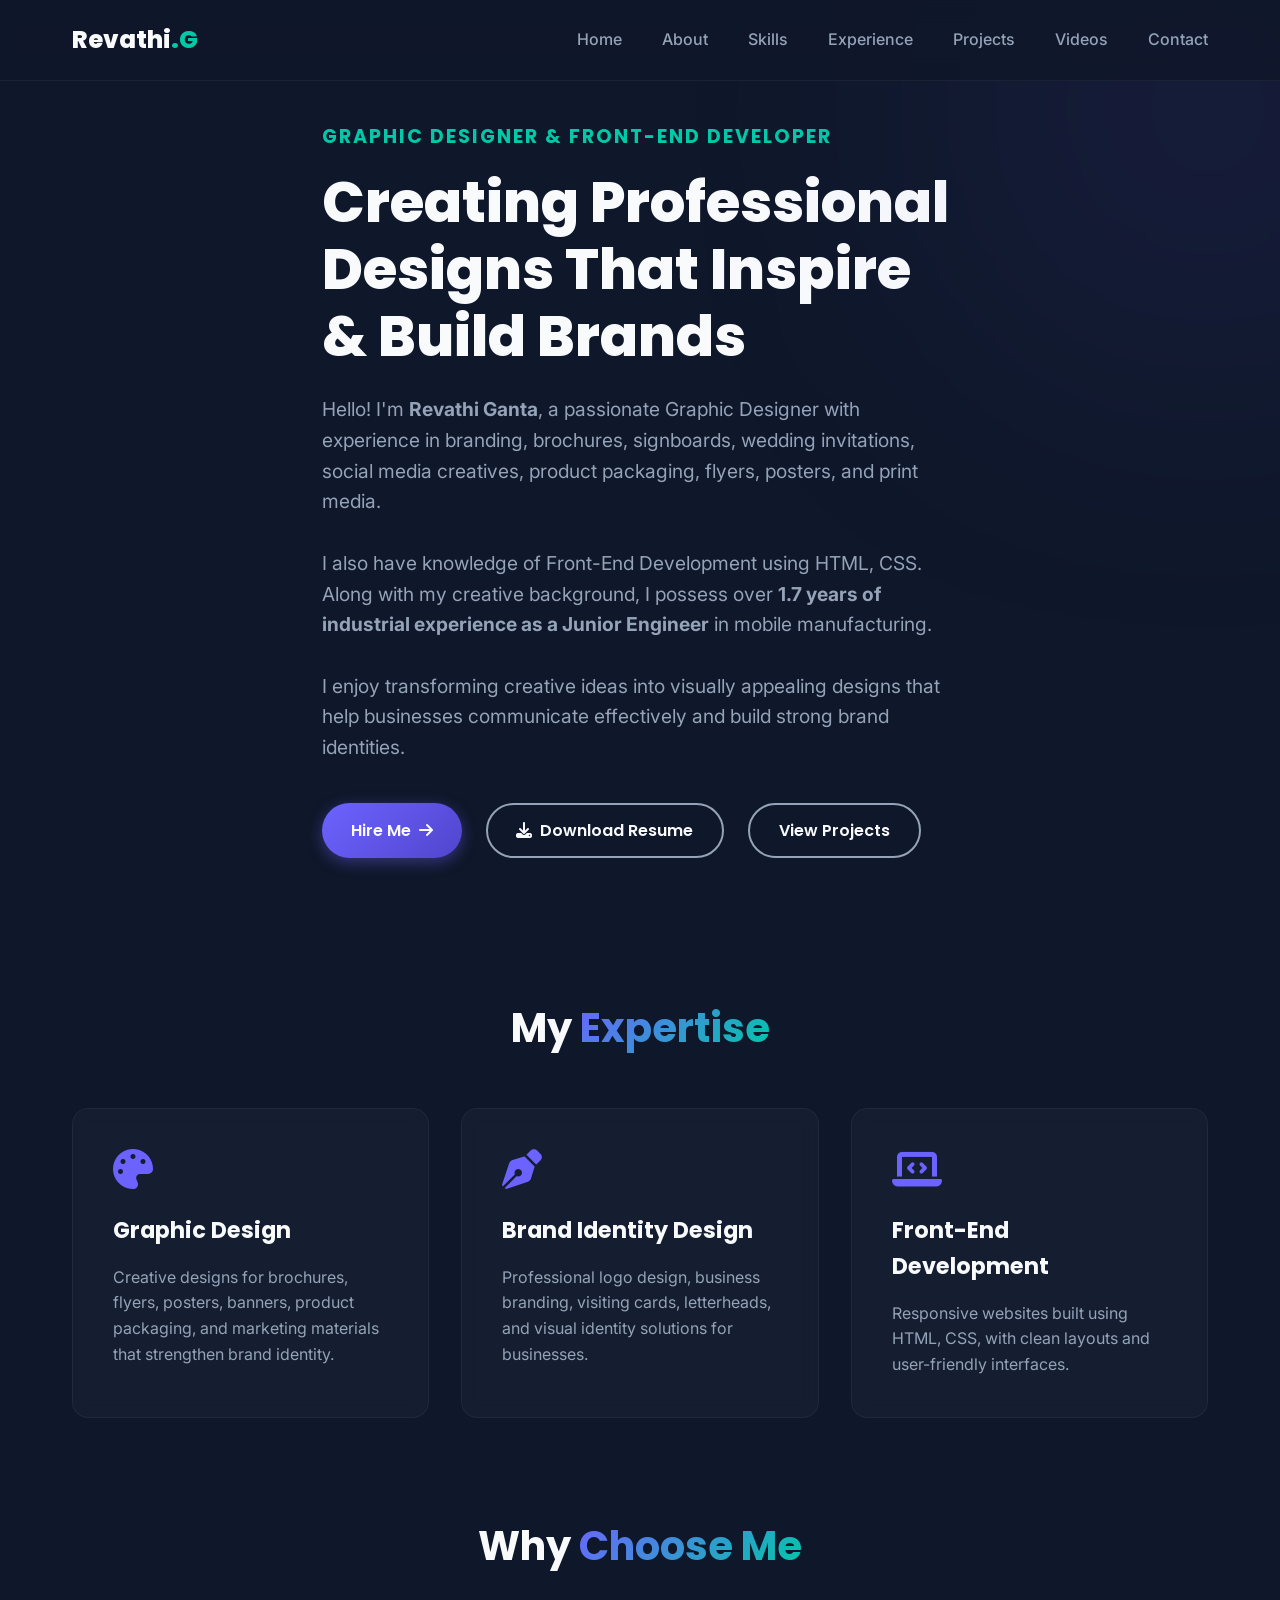
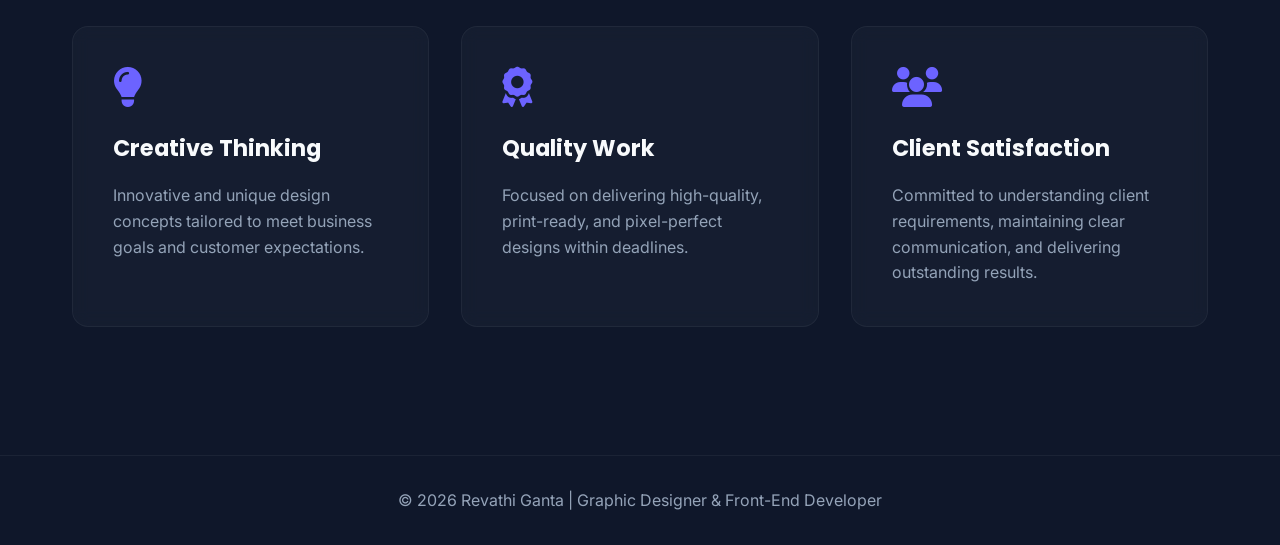
<file: index.html>
<!DOCTYPE html>
<html lang="en">
<head>
    <meta charset="UTF-8">
    <meta name="viewport" content="width=device-width, initial-scale=1.0">
    <meta name="description" content="Portfolio of Revathi Ganta, Creative Graphic Designer and Front-End Developer from Andhra Pradesh, India.">
    <title>Revathi Ganta | Graphic Designer Portfolio</title>
    <link rel="stylesheet" href="style.css">
    <link rel="stylesheet" href="https://cdnjs.cloudflare.com/ajax/libs/font-awesome/6.4.0/css/all.min.css">
</head>
<body>

<nav class="navbar">
    <div class="container">
        <a href="index.html" class="logo">Revathi<span>.G</span></a>

        <ul class="nav-links">
    <li><a href="index.html">Home</a></li>
    <li><a href="about.html">About</a></li>
    <li><a href="skills.html">Skills</a></li>
    <li><a href="experience.html">Experience</a></li>
    <li><a href="projects.html">Projects</a></li>

    <!-- కొత్తది -->
    <li><a href="videos.html">Videos</a></li>

    <li><a href="contact.html">Contact</a></li>
</ul>

        <div class="menu-toggle" id="mobile-menu">
            <span></span>
            <span></span>
            <span></span>
        </div>
    </div>
</nav>

<!-- HERO SECTION -->
<section class="hero">
    <div class="container hero-content">
        <h3>GRAPHIC DESIGNER & FRONT-END DEVELOPER</h3>
        <h1>Creating Professional Designs That Inspire & Build Brands</h1>
        <p>
            Hello! I'm <strong>Revathi Ganta</strong>, a passionate Graphic Designer with experience in
            branding, brochures, signboards, wedding invitations, social media creatives,
            product packaging, flyers, posters, and print media.
            <br><br>
            I also have knowledge of Front-End Development using HTML, CSS.
            Along with my creative background, I possess over <strong>1.7 years of industrial
            experience as a Junior Engineer</strong> in mobile manufacturing.
            <br><br>
            I enjoy transforming creative ideas into visually appealing designs that help
            businesses communicate effectively and build strong brand identities.
        </p>

        <div class="hero-btns">
            <a href="contact.html" class="btn btn-primary">
                Hire Me <i class="fas fa-arrow-right"></i>
            </a>

            <!-- ఇక్కడ క్లాస్ సింటాక్స్ ఫిక్స్ చేసాము -->
            <a href="photoshopresumeupdate.jpg" class="btn btn-secondary" download>
                <i class="fas fa-download"></i> Download Resume
            </a>
            
            <a href="projects.html" class="btn btn-secondary">
                View Projects
            </a>
        </div>
    </div>
</section>

<!-- EXPERTISE SECTION -->
<section class="container">
    <h2 class="section-title">My <span>Expertise</span></h2>
    <div class="grid-3">
        <div class="card">
            <i class="fas fa-palette"></i>
            <h3>Graphic Design</h3>
            <p>Creative designs for brochures, flyers, posters, banners, product packaging, and marketing materials that strengthen brand identity.</p>
        </div>

        <div class="card">
            <i class="fas fa-pen-nib"></i>
            <h3>Brand Identity Design</h3>
            <p>Professional logo design, business branding, visiting cards, letterheads, and visual identity solutions for businesses.</p>
        </div>

        <div class="card">
            <i class="fas fa-laptop-code"></i>
            <h3>Front-End Development</h3>
            <p>Responsive websites built using HTML, CSS, with clean layouts and user-friendly interfaces.</p>
        </div>
    </div>
</section>

<!-- WHY CHOOSE ME SECTION -->
<section class="container">
    <h2 class="section-title">Why <span>Choose Me</span></h2>
    <div class="grid-3">
        <div class="card">
            <i class="fas fa-lightbulb"></i>
            <h3>Creative Thinking</h3>
            <p>Innovative and unique design concepts tailored to meet business goals and customer expectations.</p>
        </div>

        <div class="card">
            <i class="fas fa-award"></i>
            <h3>Quality Work</h3>
            <p>Focused on delivering high-quality, print-ready, and pixel-perfect designs within deadlines.</p>
        </div>

        <div class="card">
            <i class="fas fa-users"></i>
            <h3>Client Satisfaction</h3>
            <p>Committed to understanding client requirements, maintaining clear communication, and delivering outstanding results.</p>
        </div>
    </div>
</section>

<footer>
    <p>© 2026 Revathi Ganta | Graphic Designer & Front-End Developer</p>
</footer>

<div class="scroll-top" id="scrollTopBtn">
    <i class="fas fa-arrow-up"></i>
</div>

<!-- జావాస్క్రిప్ట్ పాత్ కరెక్ట్ చేసాము -->
<script src="./script.js"></script>
</body>
</html>
</file>
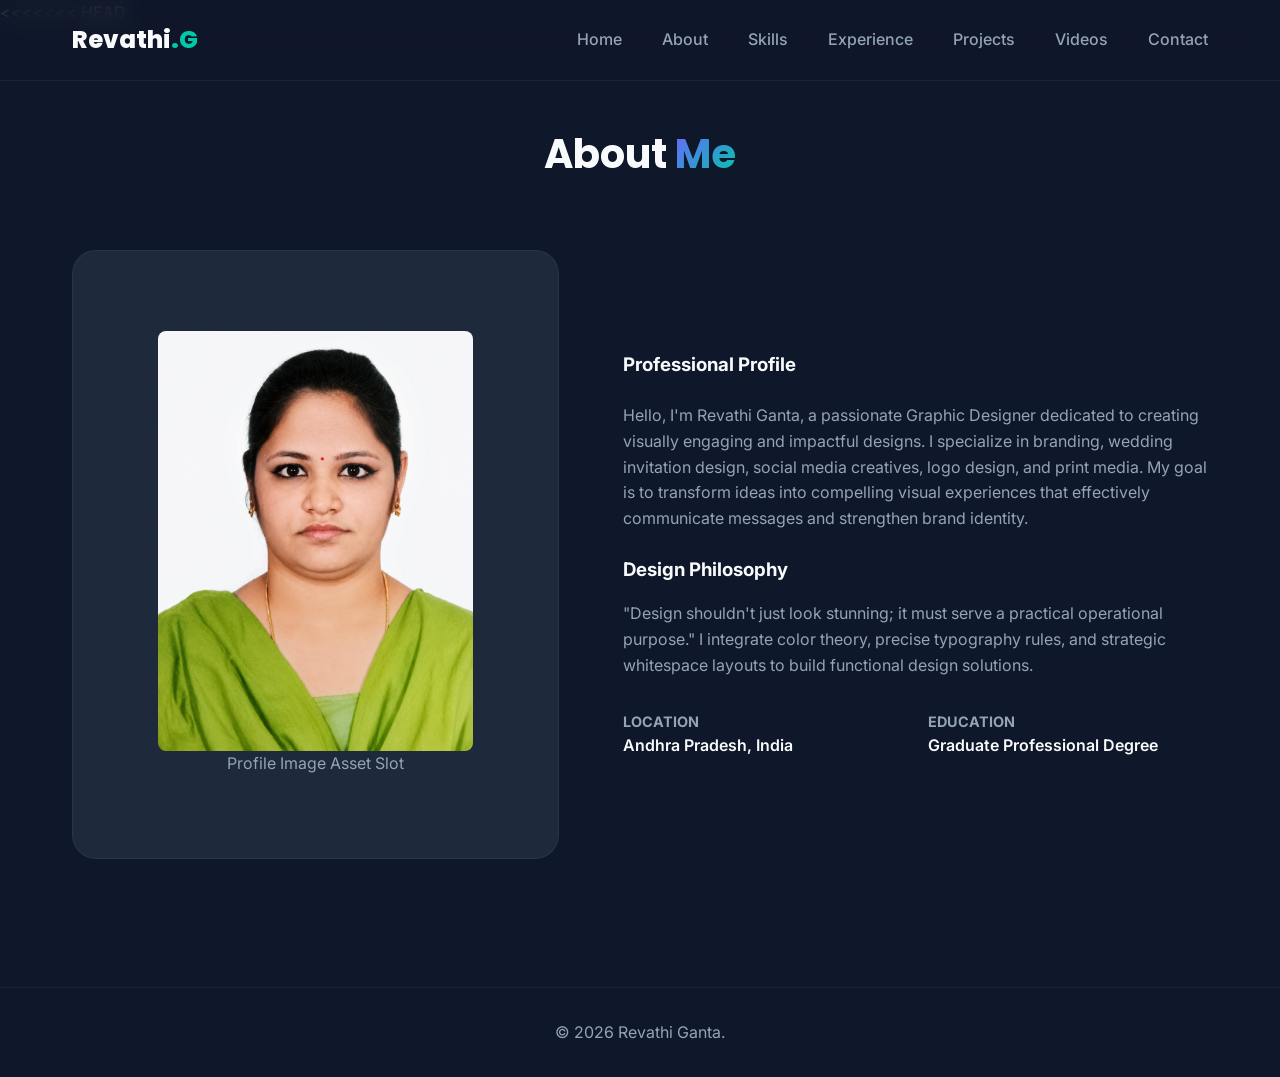
<file: about.html>
<<<<<<< HEAD
<!DOCTYPE html>
<html lang="en">
<head>
    <meta charset="UTF-8">
    <meta name="viewport" content="width=device-width, initial-scale=1.0">
    <title>About Me | Revathi Ganta</title>
    <link rel="stylesheet" href="style.css">
    <link rel="stylesheet" href="https://cdnjs.cloudflare.com/ajax/libs/font-awesome/6.4.0/css/all.min.css">
</head>
<body>
    <nav class="navbar">
    <div class="container">
        <a href="index.html" class="logo">Revathi<span>.G</span></a>
        <ul class="nav-links">
    <li><a href="index.html">Home</a></li>
    <li><a href="about.html">About</a></li>
    <li><a href="skills.html">Skills</a></li>
    <li><a href="experience.html">Experience</a></li>
    <li><a href="projects.html">Projects</a></li>

    <!-- కొత్తది -->
    <li><a href="videos.html">Videos</a></li>

    <li><a href="contact.html">Contact</a></li>
</ul>
        <div class="menu-toggle" id="mobile-menu">
            <span></span>
            <span></span>
            <span></span>
        </div>
    </div>
</nav>

    <main class="container">
        <h2 class="section-title">About <span>Me</span></h2>
        <div class="about-grid">
            <div class="about-img-wrapper">
                <div class="about-img-placeholder">
                    <img src="revathiphoto.png" alt="Revathi Ganta" style="width: 100%; height: 420px; border-radius: 8px; object-fit: cover;">
                    <p>Profile Image Asset Slot</p>
                </div>
            </div>
            <div>
                <h3>Professional Profile</h3>
                <p style="margin: 1.5rem 0; color: var(--text-muted);">
                    Hello, I'm Revathi Ganta, a passionate Graphic Designer dedicated to creating visually engaging and impactful designs. I specialize in branding, wedding invitation design, social media creatives, logo design, and print media. My goal is to transform ideas into compelling visual experiences that effectively communicate messages and strengthen brand identity.
                </p>
                
                <h3>Design Philosophy</h3>
                <p style="margin: 1rem 0; color: var(--text-muted);">
                    "Design shouldn't just look stunning; it must serve a practical operational purpose." I integrate color theory, precise typography rules, and strategic whitespace layouts to build functional design solutions.
                </p>

                <div class="info-list">
                    <div class="info-item"><h4>Location</h4><p>Andhra Pradesh, India</p></div>
                    <div class="info-item"><h4>Education</h4><p>Graduate Professional Degree</p></div>
                    
                </div>
            </div>
        </div>
    </main>

    <footer>
        <p>&copy; 2026 Revathi Ganta.</p>
    </footer>

    <script src="./script.js"></script>
</body>
</file>
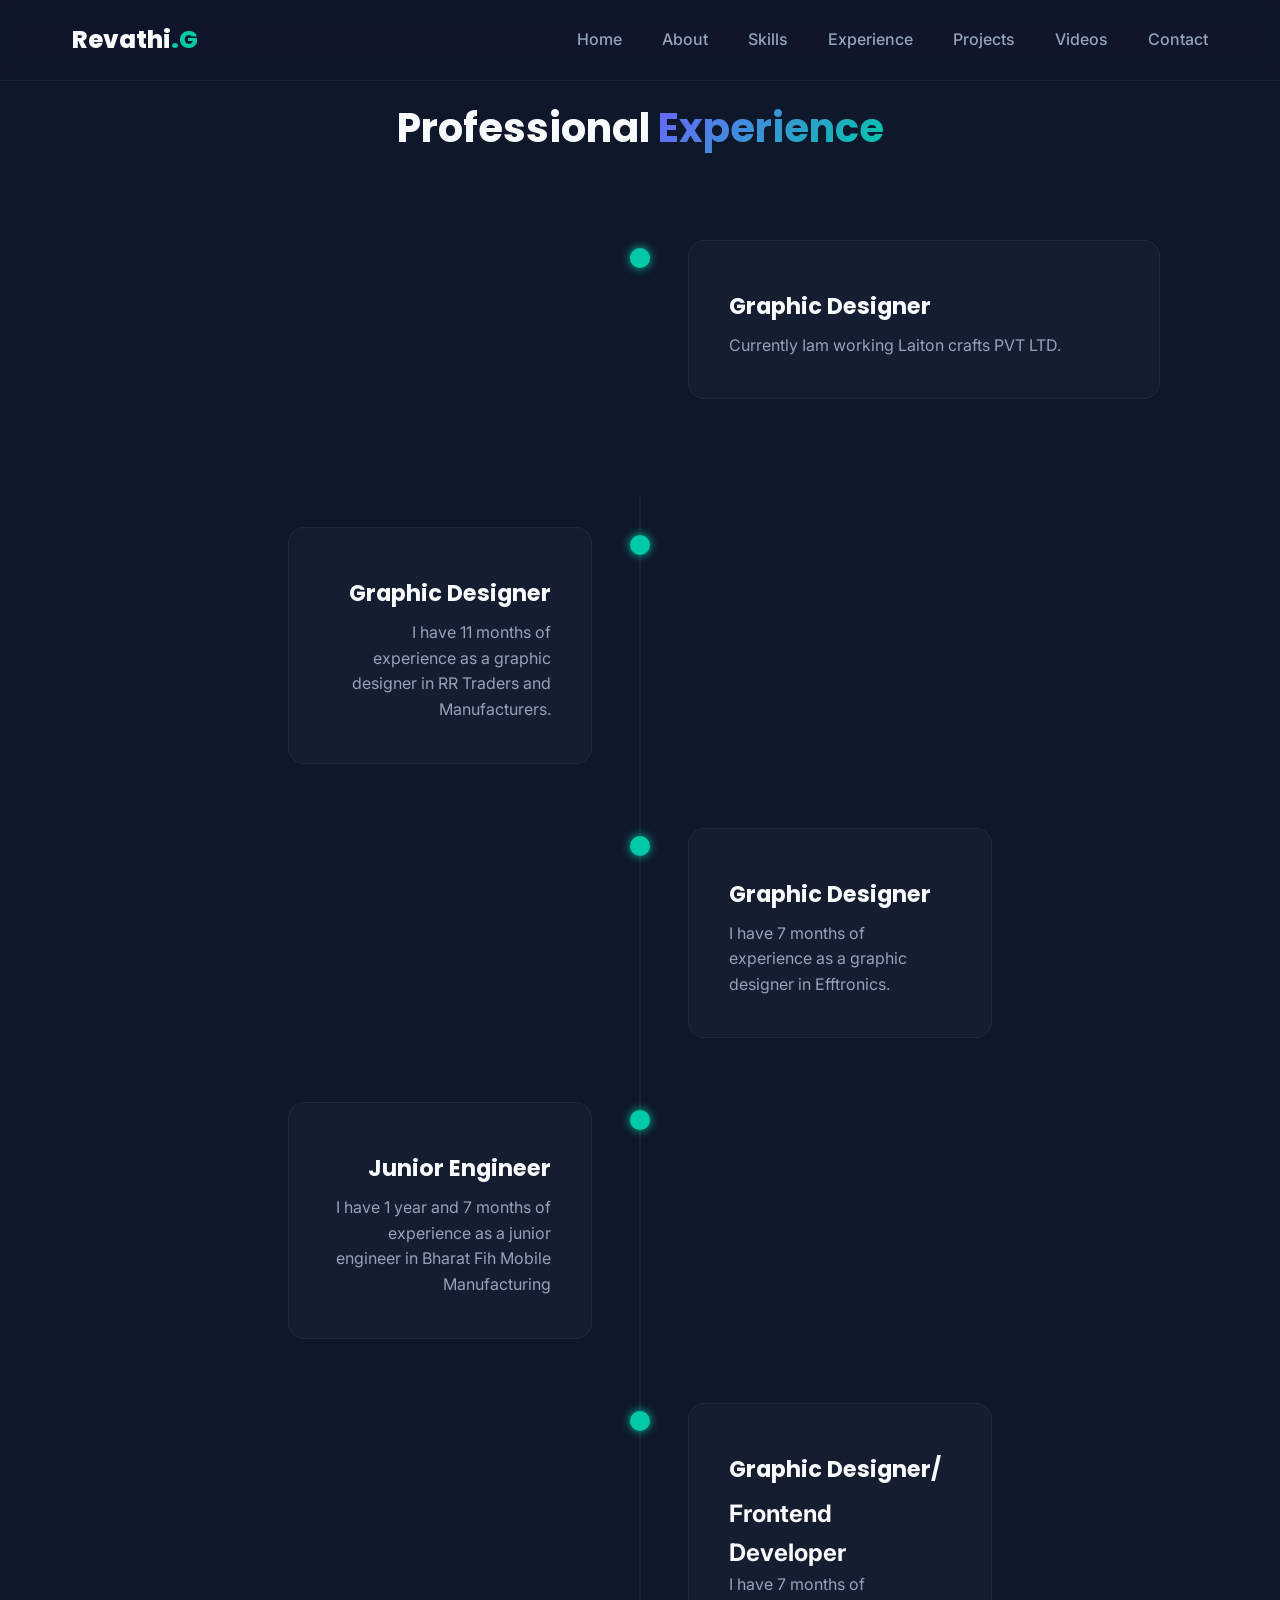
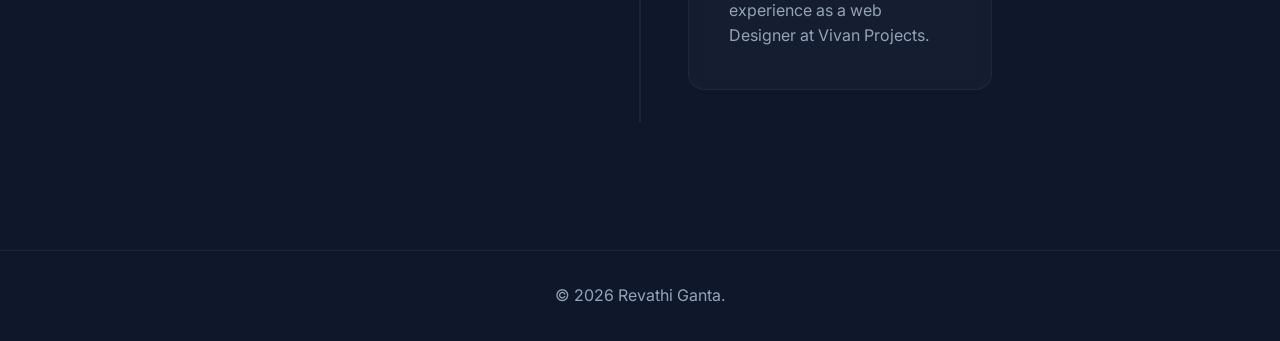
<file: experience.html>
<!DOCTYPE html>
<html lang="en">
<head>
    <meta charset="UTF-8">
    <meta name="viewport" content="width=device-width, initial-scale=1.0">
    <title>Experience & Journey | Revathi Ganta</title>
    <link rel="stylesheet" href="style.css">
    <link rel="stylesheet" href="https://cdnjs.cloudflare.com/ajax/libs/font-awesome/6.4.0/css/all.min.css">
</head>
<body>
    <nav class="navbar">
    <div class="container">
        <a href="index.html" class="logo">Revathi<span>.G</span></a>
        <ul class="nav-links">
    <li><a href="index.html">Home</a></li>
    <li><a href="about.html">About</a></li>
    <li><a href="skills.html">Skills</a></li>
    <li><a href="experience.html">Experience</a></li>
    <li><a href="projects.html">Projects</a></li>

    <!-- కొత్తది -->
    <li><a href="videos.html">Videos</a></li>

    <li><a href="contact.html">Contact</a></li>
</ul>
        <div class="menu-toggle" id="mobile-menu">
            <span></span>
            <span></span>
            <span></span>
        </div>
    </div>
</nav>

    <main class="container">
        <h2 class="section-title">Professional <span>Experience</span></h2>
        <div class="timeline-item">
                <div class="timeline-dot"></div>
                <div class="card">
                    
                    <h3 style="margin: 0.5rem 0;">Graphic Designer</h3>
                    <p>Currently Iam working Laiton crafts PVT LTD.</p>
                </div>
            </div>
             <div class="timeline">
            <div class="timeline-item">
                <div class="timeline-dot"></div>
                
                <div class="card">
                    
                    <h3 style="margin: 0.5rem 0;">Graphic Designer</h3>
                    <p>I have 11 months  of experience as a graphic designer in RR Traders and Manufacturers.</p>
                </div>
            </div>
        
             <div class="timeline-item">
                <div class="timeline-dot"></div>
                <div class="card">
                    
                    <h3 style="margin: 0.5rem 0;">Graphic Designer</h3>
                    <p>I have 7 months  of experience as a graphic designer in Efftronics.</p>
                </div>
            </div>
             <div class="timeline-item">
                <div class="timeline-dot"></div>
                <div class="card">
                    
                    <h3 style="margin: 0.5rem 0;">Junior Engineer</h3>
                    <p>I have 1 year and 7 months of experience as a junior engineer in Bharat Fih Mobile Manufacturing</p>
                </div>
            </div>

            <div class="timeline-item">
                <div class="timeline-dot"></div>
                <div class="card">
                    
                    <h3 style="margin: 0.5rem 0;">Graphic Designer/<h2>Frontend Developer</h2></h3>
                    <p>I have 7 months of experience as a web Designer at Vivan Projects.</p>
                </div>
            </div>
        </div>
    </main>

    <footer><p>&copy; 2026 Revathi Ganta.</p></footer>
    <script src="./script.js"></script>
</body>
</html>
</file>
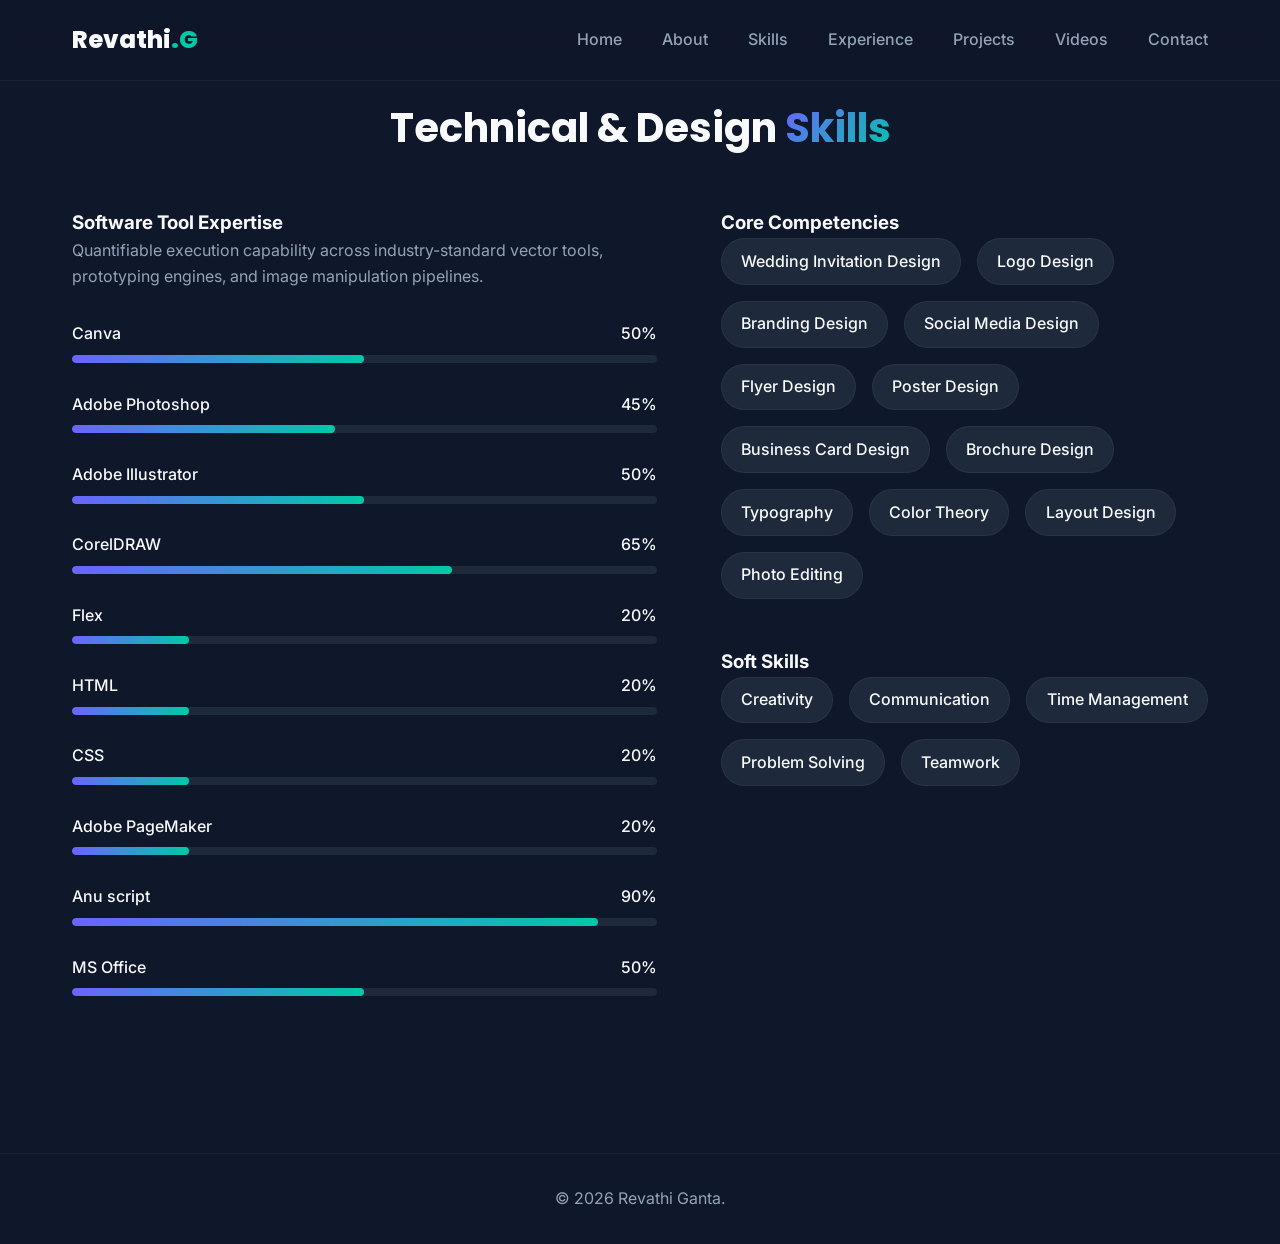
<file: skills.html>
<!DOCTYPE html>
<html lang="en">
<head>
    <meta charset="UTF-8">
    <meta name="viewport" content="width=device-width, initial-scale=1.0">
    <title>Professional Skills | Revathi Ganta</title>
    <link rel="stylesheet" href="style.css">
    <link rel="stylesheet" href="https://cdnjs.cloudflare.com/ajax/libs/font-awesome/6.4.0/css/all.min.css">
</head>
<body>
    <nav class="navbar">
    <div class="container">
        <a href="index.html" class="logo">Revathi<span>.G</span></a>
        <ul class="nav-links">
    <li><a href="index.html">Home</a></li>
    <li><a href="about.html">About</a></li>
    <li><a href="skills.html">Skills</a></li>
    <li><a href="experience.html">Experience</a></li>
    <li><a href="projects.html">Projects</a></li>

    <!-- కొత్తది -->
    <li><a href="videos.html">Videos</a></li>

    <li><a href="contact.html">Contact</a></li>
</ul>
        <div class="menu-toggle" id="mobile-menu">
            <span></span>
            <span></span>
            <span></span>
        </div>
    </div>
</nav>

    <main class="container">
        <h2 class="section-title">Technical & Design <span>Skills</span></h2>
        <div class="skills-container">
            <div>
                <h3>Software Tool Expertise</h3>
                <p style="color: var(--text-muted); margin-bottom: 2rem;">Quantifiable execution capability across industry-standard vector tools, prototyping engines, and image manipulation pipelines.</p>
                
                <div class="skill-bar-wrapper">
                    <div class="skill-info"><span>Canva</span><span>50%</span></div>
                    <div class="progress-line"><span style="width: 50%;"></span></div>
                </div>
                <div class="skill-bar-wrapper">
                    <div class="skill-info"><span>Adobe Photoshop</span><span>45%</span></div>
                    <div class="progress-line"><span style="width: 45%;"></span></div>
                </div>
                <div class="skill-bar-wrapper">
                    <div class="skill-info"><span>Adobe Illustrator</span><span>50%</span></div>
                    <div class="progress-line"><span style="width: 50%;"></span></div>
                </div>
                <div class="skill-bar-wrapper">
                    <div class="skill-info"><span>CorelDRAW</span><span>65%</span></div>
                    <div class="progress-line"><span style="width: 65%;"></span></div>
                </div>
                <div class="skill-bar-wrapper">
                    <div class="skill-info"><span>Flex</span><span>20%</span></div>
                    <div class="progress-line"><span style="width: 20%;"></span></div>
                </div>
                <div class="skill-bar-wrapper">
                    <div class="skill-info"><span>HTML</span><span>20%</span></div>
                    <div class="progress-line"><span style="width: 20%;"></span></div>
                </div>
                <div class="skill-bar-wrapper">
                    <div class="skill-info"><span>CSS</span><span>20%</span></div>
                    <div class="progress-line"><span style="width: 20%;"></span></div>
                </div>
                <div class="skill-bar-wrapper">
                    <div class="skill-info"><span>Adobe PageMaker</span><span>20%</span></div>
                    <div class="progress-line"><span style="width: 20%;"></span></div>
                </div>
                <div class="skill-bar-wrapper">
                    <div class="skill-info"><span>Anu script</span><span>90%</span></div>
                    <div class="progress-line"><span style="width: 90%;"></span></div>
                </div>
                <div class="skill-bar-wrapper">
                    <div class="skill-info"><span>MS Office</span><span>50%</span></div>
                    <div class="progress-line"><span style="width: 50%;"></span></div>
                </div>
            </div>

            <div>
                <h3>Core Competencies</h3>
                <div class="tags-container" style="margin-bottom: 3rem;">
                    <span class="tag">Wedding Invitation Design</span>
                    <span class="tag">Logo Design</span>
                    <span class="tag">Branding Design</span>
                    <span class="tag">Social Media Design</span>
                    <span class="tag">Flyer Design</span>
                    <span class="tag">Poster Design</span>
                    <span class="tag">Business Card Design</span>
                    <span class="tag">Brochure Design</span>
                    <span class="tag">Typography</span>
                    <span class="tag">Color Theory</span>
                    <span class="tag">Layout Design</span>
                    <span class="tag">Photo Editing</span>
                </div>

                <h3>Soft Skills</h3>
                <div class="tags-container">
                    <span class="tag">Creativity</span>
                    <span class="tag">Communication</span>
                    <span class="tag">Time Management</span>
                    <span class="tag">Problem Solving</span>
                    <span class="tag">Teamwork</span>
                </div>
            </div>
        </div>
    </main>

    <footer><p>&copy; 2026 Revathi Ganta.</p></footer>
    <script src="./script.js"></script>
</body>
</html>
</file>
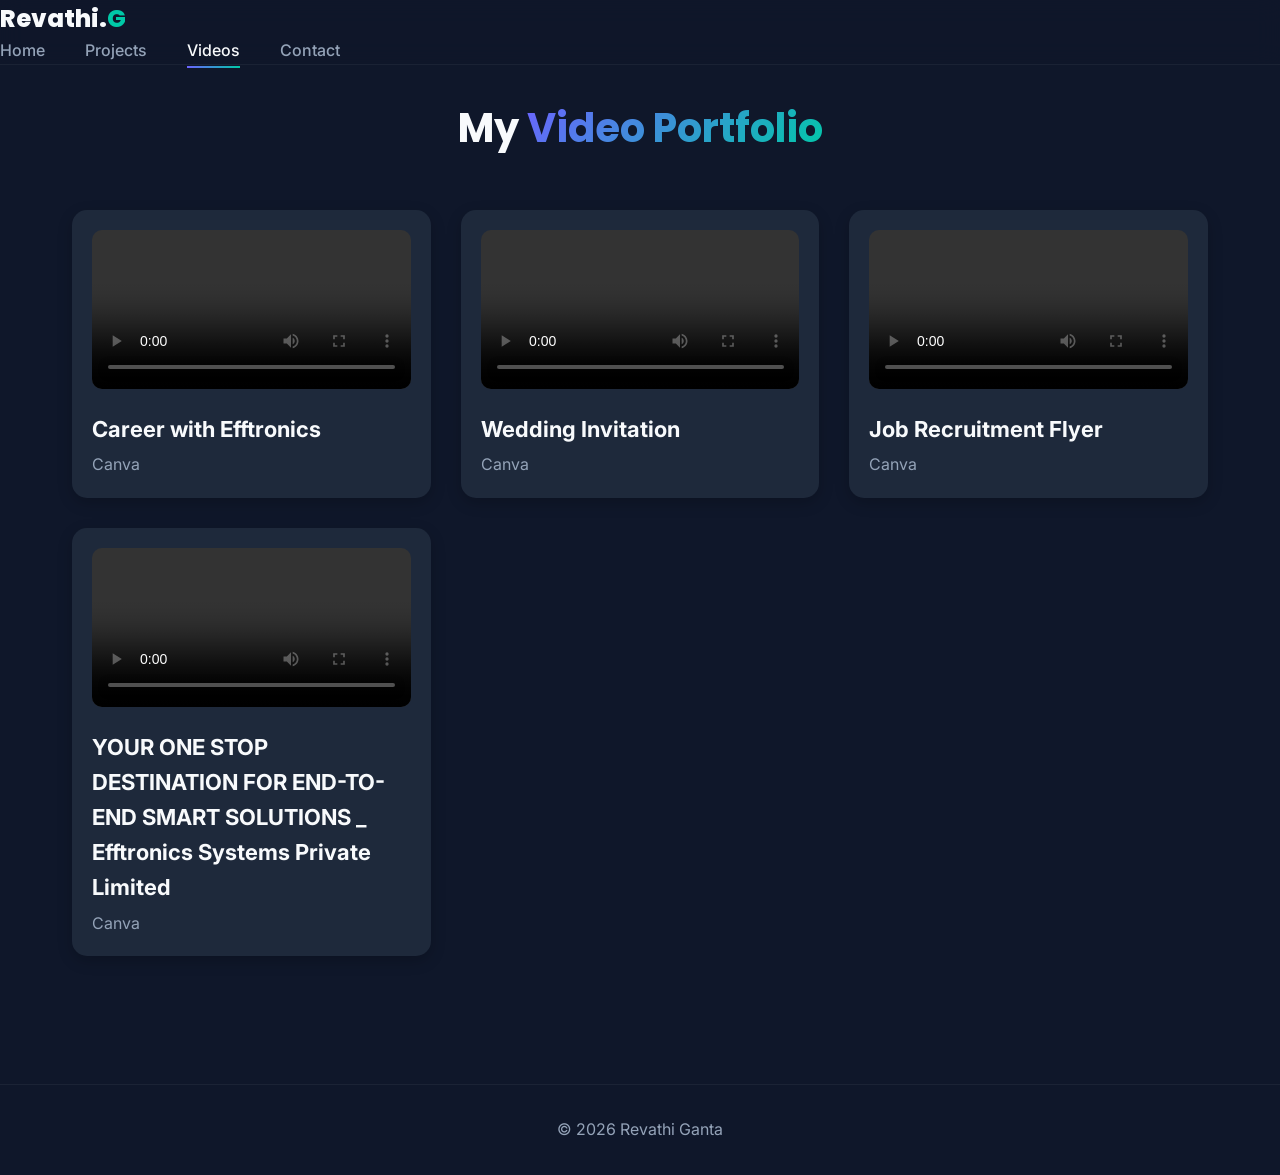
<file: videos.html>
<!DOCTYPE html>
<html lang="en">
<head>
    <meta charset="UTF-8">
    <meta name="viewport" content="width=device-width, initial-scale=1.0">
    <title>Videos | Revathi Ganta</title>
    <link rel="stylesheet" href="style.css">
    <link rel="stylesheet" href="https://cdnjs.cloudflare.com/ajax/libs/font-awesome/6.4.0/css/all.min.css">
</head>
<body>

    <!-- Responsive Navbar -->
    <nav class="navbar">
        <a href="index.html" class="logo">Revathi.<span>G</span></a>

        <!-- 3 గీతల మొబైల్ మెనూ బటన్ -->
        <div class="menu-toggle" id="mobile-menu">
            <span class="bar"></span>
            <span class="bar"></span>
            <span class="bar"></span>
        </div>

        <ul class="nav-links">
            <li><a href="index.html">Home</a></li>
            <li><a href="projects.html">Projects</a></li>
            <li><a href="videos.html" class="active">Videos</a></li>
            <li><a href="contact.html">Contact</a></li>
        </ul>
    </nav>

    <!-- Video Portfolio Section -->
    <section class="container">
        <h2 class="section-title">
            My <span>Video Portfolio</span>
        </h2>

        <div class="video-grid">
                        <!-- Video 1 -->
                        <div class="video-card">
                <video controls preload="metadata">
                    <source src="careerwith-efftronics.mp4" type="video/mp4">
                </video>

                <h3>Career with Efftronics</h3>
                <p>Canva</p>
            </div>

           <!-- Video 2 -->
                        <div class="video-card">
                <video controls preload="metadata">
                    <source src="wedding-invitation.mp4" type="video/mp4">
                </video>

                <h3>Wedding Invitation</h3>
                <p>Canva</p>
            </div>

            <!-- Video 3 -->
                        <div class="video-card">
                <video controls preload="metadata">
                    <source src="www.effectronics.com.mp4" type="video/mp4">
                </video>

                <h3>Job Recruitment Flyer </h3>
                <p>Canva</p>
            </div>

            <!-- Video 4 -->
                            <div class="video-card">
                    <video controls preload="metadata">
                        <source src="youronestop-destinationendtoend.mp4" type="video/mp4">
                    </video>

                    <h3>YOUR ONE STOP DESTINATION FOR END-TO-END SMART SOLUTIONS _ Efftronics Systems Private Limited</h3>
                    <p>Canva</p>
                </div>
    </section>

    <!-- Footer -->
    <footer>
        <p>© 2026 Revathi Ganta</p>
    </footer>

    <!-- Safe JavaScript for Mobile Menu -->
    <script>
    document.addEventListener('DOMContentLoaded', () => {
        const mobileMenu = document.getElementById('mobile-menu');
        const navLinks = document.querySelector('.nav-links');

        if (mobileMenu && navLinks) {
            mobileMenu.addEventListener('click', () => {
                mobileMenu.classList.toggle('active');
                navLinks.classList.toggle('active');
            });

            document.querySelectorAll('.nav-links a').forEach(link => {
                link.addEventListener('click', () => {
                    mobileMenu.classList.remove('active');
                    navLinks.classList.remove('active');
                });
            });
        }
    });
    </script>
</body>
</html>
</file>
<file: style.css>
/* ==========================================================================
   GLOBAL VARIABLES & RESET
   ========================================================================== */
@import url('https://fonts.googleapis.com/css2?family=Inter:wght@300;400;500;600&family=Poppins:wght@400;600;700;800&display=swap');

/* ఐకాన్స్ పర్‌ఫెక్ట్‌గా స్ట్రైట్‌గా (నిలువుగా) నిలబడటానికి */
/* ప్రతి ఐకాన్‌ను విడివిడిగా పర్‌ఫెక్ట్ యాంగిల్‌కి తిప్పడానికి */

.contact-method i {
    display: inline-block !important;
}

/* ఫోన్ ఐకాన్ కోసం */
.fa-phone, .fa-phone-flip {
    transform: rotate(-90deg) !important;
}

/* లొకేషన్ ఐకాన్ కోసం */

.fa-map-marker-alt, .fa-location-dot {
    transform: rotate(0deg) !important;
}

/* మీ పాత కోడ్ అంతా దీని కింద నుండి స్టార్ట్ అవుతుంది */

:root {
    --primary: #6C63FF;
    --secondary: #00C9A7;
    --bg-main: #0F172A;
    --bg-card: #1E293B;
    --text-main: #F8FAFC;
    --text-muted: #94A3B8;
    --glass-border: rgba(255, 255, 255, 0.05);
    --font-heading: 'Poppins', sans-serif;
    --font-body: 'Inter', sans-serif;
    --transition: all 0.4s cubic-bezier(0.4, 0, 0.2, 1);
}

* {
    margin: 0;
    padding: 0;
    box-sizing: border-box;
    text-decoration: none;
    list-style: none;
    border: none;
    outline: none;
}

html {
    scroll-behavior: smooth;
    font-size: 16px;
    overflow-x: hidden;
}

body {
    background-color: var(--bg-main);
    color: var(--text-main);
    font-family: var(--font-body);
    line-height: 1.6;
}

/* ==========================================================================
   REUSABLE COMPONENTS
   ========================================================================== */
.container {
    max-width: 1200px;
    margin: 0 auto;
    padding: 0 2rem;
}

.btn {
    display: inline-flex;
    align-items: center;
    gap: 0.5rem;
    padding: 0.8rem 1.8rem;
    border-radius: 50px;
    font-family: var(--font-heading);
    font-weight: 600;
    cursor: pointer;
    transition: var(--transition);
}

.btn-primary {
    background: linear-gradient(135deg, var(--primary), #5145CD);
    color: var(--text-main);
    box-shadow: 0 4px 15px rgba(108, 99, 255, 0.4);
}

.btn-primary:hover {
    transform: translateY(-3px);
    box-shadow: 0 8px 25px rgba(108, 99, 255, 0.6);
}

.btn-secondary {
    background: transparent;
    color: var(--text-main);
    border: 2px solid var(--text-muted);
}

.btn-secondary:hover {
    border-color: var(--secondary);
    color: var(--secondary);
    transform: translateY(-3px);
}

.section-title {
    font-family: var(--font-heading);
    font-size: 2.5rem;
    font-weight: 700;
    text-align: center;
    margin-bottom: 3rem;
    margin-top: 6rem;
}

.section-title span {
    background: linear-gradient(135deg, var(--primary), var(--secondary));
    -webkit-background-clip: text;
    -webkit-text-fill-color: transparent;
}

/* ==========================================================================
   NAVIGATION BAR
   ========================================================================== */
.navbar {
    position: fixed;
    top: 0;
    left: 0;
    width: 100%;
    z-index: 1000;
    background: rgba(15, 23, 42, 0.8);
    backdrop-filter: blur(12px);
    border-bottom: 1px solid var(--glass-border);
    transition: var(--transition);
}

.navbar .container {
    display: flex;
    justify-content: space-between;
    align-items: center;
    height: 80px;
}

.logo {
    font-family: var(--font-heading);
    font-size: 1.5rem;
    font-weight: 800;
    color: var(--text-main);
}

.logo span {
    color: var(--secondary);
}
.nav-links {
    display: flex;
    gap: 2.5rem;
}

.nav-links a {
    color: var(--text-muted);
    font-weight: 500;
    transition: var(--transition);
    position: relative;
    padding: 0.5rem 0;
}

.nav-links a:hover,
.nav-links a.active {
    color: var(--text-main);
}

.nav-links a::after {
    content: '';
    position: absolute;
    bottom: 0;
    left: 0;
    width: 0;
    height: 2px;
    background: linear-gradient(90deg, var(--primary), var(--secondary));
    transition: var(--transition);
}

.nav-links a:hover::after,
.nav-links a.active::after {
    width: 100%;
}

.menu-toggle {
    display: none;
    flex-direction: column;
    gap: 6px;
    cursor: pointer;
}

.menu-toggle span {
    width: 30px;
    height: 3px;
    background-color: var(--text-main);
    border-radius: 2px;
    transition: var(--transition);
}

/* ==========================================================================
   INDEX / HERO / FEATURES
   ========================================================================== */
.hero {
    min-height: 100vh;
    display: flex;
    align-items: center;
    padding-top: 80px;
    position: relative;
    overflow: hidden;
}

.hero::before {
    content: '';
    position: absolute;
    top: -10%;
    right: -10%;
    width: 400px;
    height: 400px;
    background: rgba(108, 99, 255, 0.15);
    filter: blur(150px);
    border-radius: 50%;
}

.hero-content {
    max-width: 700px;
}

.hero-content h3 {
    color: var(--secondary);
    font-family: var(--font-heading);
    font-size: 1.2rem;
    letter-spacing: 2px;
    margin-bottom: 1rem;
}

.hero-content h1 {
    font-family: var(--font-heading);
    font-size: 3.5rem;
    font-weight: 800;
    line-height: 1.2;
    margin-bottom: 1.5rem;
}

.hero-content p {
    color: var(--text-muted);
    font-size: 1.2rem;
    margin-bottom: 2.5rem;
}

.hero-btns {
    display: flex;
    gap: 1.5rem;
    flex-wrap: wrap;
}

.grid-3 {
    display: grid;
    grid-template-columns: repeat(auto-fit, minmax(300px, 1fr));
    gap: 2rem;
    margin-bottom: 5rem;
}

.card {
    background: rgba(30, 41, 59, 0.4);
    border: 1px solid var(--glass-border);
    backdrop-filter: blur(8px);
    border-radius: 16px;
    padding: 2.5rem;
    transition: var(--transition);
}

.card:hover {
    transform: translateY(-10px);
    border-color: rgba(108, 99, 255, 0.3);
    box-shadow: 0 10px 30px rgba(0, 0, 0, 0.3);
}

.card i {
    font-size: 2.5rem;
    color: var(--primary);
    margin-bottom: 1.5rem;
}

.card h3 {
    font-family: var(--font-heading);
    font-size: 1.4rem;
    margin-bottom: 1rem;
}

.card p {
    color: var(--text-muted);
}

/* ==========================================================================
   ABOUT PAGE
   ========================================================================== */
.about-grid {
    display: grid;
    grid-template-columns: 1fr 1.2fr;
    gap: 4rem;
    align-items: center;
    margin-top: 4rem;
}

.about-img-wrapper {
    position: relative;
    border-radius: 24px;
    overflow: hidden;
    aspect-ratio: 4/5;
    background: var(--bg-card);
    border: 1px solid var(--glass-border);
    display: flex;
    justify-content: center;
    align-items: center;
}

.about-img-placeholder {
    text-align: center;
    color: var(--text-muted);
}

.about-img-placeholder i {
    font-size: 4rem;
    margin-bottom: 1rem;
    color: var(--primary);
}

.info-list {
    display: grid;
    grid-template-columns: repeat(auto-fit, minmax(200px, 1fr));
    gap: 1.5rem;
    margin-top: 2rem;
}

.info-item h4 {
    color: var(--text-muted);
    font-size: 0.9rem;
    text-transform: uppercase;
}

.info-item p {
    font-weight: 600;
}

/* ==========================================================================
   SKILLS PAGE
   ========================================================================== */
.skills-container {
    display: grid;
    grid-template-columns: 1.2fr 1fr;
    gap: 4rem;
}

.skill-bar-wrapper {
    margin-bottom: 1.8rem;
}

.skill-info {
    display: flex;
    justify-content: space-between;
    margin-bottom: 0.5rem;
    font-weight: 500;
}

.progress-line {
    height: 8px;
    width: 100%;
    background: var(--bg-card);
    border-radius: 10px;
    position: relative;
    overflow: hidden;
}

.progress-line span {
    height: 100%;
    background: linear-gradient(90deg, var(--primary), var(--secondary));
    position: absolute;
    left: 0;
    top: 0;
    border-radius: 10px;
    width: 0;
    transition: width 1.5s cubic-bezier(0.1, 1, 0.1, 1);
}

.tags-container {
    display: flex;
    flex-wrap: wrap;
    gap: 1rem;
}

.tag {
    background: var(--bg-card);
    border: 1px solid var(--glass-border);
    padding: 0.6rem 1.2rem;
    border-radius: 50px;
    font-weight: 500;
    transition: var(--transition);
}

.tag:hover {
    border-color: var(--secondary);
    color: var(--secondary);
}

/* ==========================================================================
   EXPERIENCE PAGE
   ========================================================================== */
.timeline {
    position: relative;
    max-width: 800px;
    margin: 4rem auto;
}

.timeline::before {
    content: '';
    position: absolute;
    left: 50%;
    width: 2px;
    height: 100%;
    background: var(--glass-border);
    transform: translateX(-50%);
}

.timeline-item {
    padding: 2rem 3rem;
    position: relative;
    width: 50%;
}

.timeline-item:nth-child(odd) {
    left: 0;
    text-align: right;
}

.timeline-item:nth-child(even) {
    left: 50%;
}

.timeline-dot {
    position: absolute;
    right: -10px;
    top: 2.5rem;
    width: 20px;
    height: 20px;
    background: var(--secondary);
    border-radius: 50%;
    box-shadow: 0 0 10px var(--secondary);
    z-index: 5;
}

.timeline-item:nth-child(even) .timeline-dot {
    left: -10px;
}

/* ==========================================================================
   PROJECTS PAGE (GALLERY & FILTER)
   ========================================================================== */
.filter-tabs {
    display: flex;
    justify-content: center;
    gap: 1rem;
    margin-bottom: 3rem;
    flex-wrap: wrap;
}

.filter-btn {
    background: var(--bg-card);
    color: var(--text-muted);
    padding: 0.6rem 1.5rem;
    border-radius: 50px;
    cursor: pointer;
    font-weight: 500;
    transition: var(--transition);
    border: 1px solid var(--glass-border);
}

.filter-btn.active, .filter-btn:hover {
    background: var(--primary);
    color: var(--text-main);
    box-shadow: 0 4px 15px rgba(108, 99, 255, 0.3);
}

.gallery-grid {
    display: grid;
    grid-template-columns: repeat(auto-fit, minmax(320px, 1fr));
    gap: 2rem;
}

.project-card {
    background: var(--bg-card);
    border-radius: 16px;
    overflow: hidden;
    border: 1px solid var(--glass-border);
    transition: var(--transition);
    display: none;
}

.project-card.show {
    display: block;
    animation: fadeIn 0.5s ease;
}

.project-img-placeholder {
    height: 220px;
    background: linear-gradient(135deg, #2A3B56, #1E293B);
    display: flex;
    flex-direction: column;
    justify-content: center;
    align-items: center;
    color: var(--text-muted);
    position: relative;
}

.project-img-placeholder i {
    font-size: 3rem;
    margin-bottom: 0.5rem;
}

.project-info {
    padding: 1.5rem;
}

.project-tools {
    font-size: 0.85rem;
    color: var(--secondary);
    margin-bottom: 0.5rem;
    font-weight: 600;
}

/* Lightbox Modal */
.lightbox {
    position: fixed;
    top: 0; left: 0; width: 100%; height: 100%;
    background: rgba(15, 23, 42, 0.95);
    z-index: 2000;
    display: none;
    justify-content: center;
    align-items: center;
    flex-direction: column;
}

.lightbox-content {
    max-width: 80%;
    max-height: 70%;
    background: var(--bg-card);
    padding: 2rem;
    border-radius: 16px;
    text-align: center;
}

.lightbox-close {
    position: absolute;
    top: 30px; right: 40px;
    font-size: 2.5rem; color: #fff; cursor: pointer;
}

/* ==========================================================================
   CONTACT PAGE
   ========================================================================== */
.contact-grid {
    display: grid;
    grid-template-columns: 1fr 1.5fr;
    gap: 4rem;
}

.contact-details {
    display: flex;
    flex-direction: column;
    gap: 2rem;
}

.contact-method {
    display: flex;
    align-items: center;
    gap: 1.5rem;
}

.contact-method i {
    font-size: 1.8rem;
    color: var(--secondary);
    background: var(--bg-card);
    padding: 1rem;
    border-radius: 12px;
}

.contact-form {
    display: flex;
    flex-direction: column;
    gap: 1.5rem;
}

.form-group input, .form-group textarea {
    width: 100%;
    padding: 1rem 1.5rem;
    background: var(--bg-card);
    border: 1px solid var(--glass-border);
    border-radius: 10px;
    color: var(--text-main);
    font-family: var(--font-body);
}

.form-group input:focus, .form-group textarea:focus {
    border-color: var(--primary);
}

.social-links {
    display: flex;
    gap: 1.5rem;
    margin-top: 2rem;
}

.social-links a {
    color: var(--text-muted);
    font-size: 1.5rem;
    transition: var(--transition);
}

.social-links a:hover {
    color: var(--primary);
    transform: scale(1.2);
}

/* ==========================================================================
   FOOTER & BACK TO TOP
   ========================================================================== */
footer {
    border-top: 1px solid var(--glass-border);
    padding: 2rem 0;
    text-align: center;
    color: var(--text-muted);
    margin-top: 8rem;
}

.scroll-top {
    position: fixed;
    bottom: 30px; right: 30px;
    background: var(--primary);
    color: #fff; width: 45px; height: 45px;
    border-radius: 50%; display: none;
    justify-content: center; align-items: center;
    cursor: pointer; z-index: 999;
}

/* ==========================================================================
   ANIMATIONS & MEDIA QUERIES
   ========================================================================== */
@keyframes fadeIn {
    from { opacity: 0; transform: translateY(10px); }
    to { opacity: 1; transform: translateY(0); }
}

@media (max-width: 992px) {
    .about-grid, .skills-container, .contact-grid { grid-template-columns: 1fr; gap: 3rem; }
    .timeline::before { left: 40px; }
    .timeline-item { width: 100%; left: 0 !important; text-align: left !important; padding-left: 5rem; }
    .timeline-dot { left: 30px !important; }
}

@media (max-width: 768px) {
    .nav-links {
        position: fixed; top: 80px; left: -100%; width: 100%; height: calc(100vh - 80px);
        background: var(--bg-main); flex-direction: column; align-items: center;
        padding-top: 3rem; transition: var(--transition);
    }
    .nav-links.active { left: 0; }
    .menu-toggle { display: flex; }
    .menu-toggle.active span:nth-child(1) { transform: rotate(45deg) translate(6px, 6px); }
    .menu-toggle.active span:nth-child(2) { opacity: 0; }
    .menu-toggle.active span:nth-child(3) { transform: rotate(-45deg) translate(6px, -6px); }
    .hero-content h1 { font-size: 2.5rem; }
}
/* మొబైల్ స్క్రీన్ కోసం ఈ కోడ్ తప్పనిసరి */
/* ==========================================================================
   MOBILE & RESPONSIVE NAVIGATION STYLES
   ========================================================================== */

@media (max-width: 768px) {
    /* 1. మొబైల్‌లో 3 గీతల బటన్ కనిపించడానికి */
    .menu-toggle {
        display: flex; 
        flex-direction: column;
        justify-content: space-between;
        width: 30px;
        height: 21px;
        cursor: pointer;
        z-index: 1001; /* మెనూ కంటే పైనే ఉండాలి */
    }

    /* 3 గీతల యొక్క లైన్స్ స్టైలింగ్ */
    .menu-toggle span {
        display: block;
        height: 3px;
        width: 100%;
        background-color: #ffffff; 
        border-radius: 3px;
        transition: all 0.3s ease;
    }

    /* మొబైల్ మెనూ స్క్రీన్ బయట దాచడానికి */
    .nav-links {
        position: fixed;
        top: 80px;
        left: -100%; /* మొదట ఎడమ వైపున దాగి ఉంటుంది */
        width: 100%;
        height: calc(100vh - 80px);
        background-color: #0F172A; 
        flex-direction: column;
        align-items: center;
        padding-top: 2rem;
        transition: 0.4s ease;
        z-index: 1000;
    }

    /* JavaScript క్లిక్ చేసినప్పుడు ఈ 'active' క్లాస్ మెనూని ముందుకు తెస్తుంది */
    .nav-links.active {
        left: 0;
    }

    /* HAMBURGER TO 'X' ANIMATION SYSTEM */
    .menu-toggle.active span:nth-child(1) {
        transform: translateY(9px) rotate(45deg);
    }

    .menu-toggle.active span:nth-child(2) {
        opacity: 0;
        transform: translateX(-20px);
    }

    .menu-toggle.active span:nth-child(3) {
        transform: translateY(-9px) rotate(-45deg);
    }

    /* --------------------------------------------------------------------------
       2. CONTACT PAGE RESPONSIVE & ALIGNMENT FIX
       (ఐకాన్స్, కంటెంట్ ఆపోజిట్ అవ్వకుండా ఒకదాని కింద ఒకటి సరిగ్గా రావడానికి)
       -------------------------------------------------------------------------- */
    .contact-container, .contact-wrapper, .grid-2 {
        display: flex !important;
        flex-direction: column !important; /* నిలువుగా మారుస్తుంది */
        gap: 2.5rem;
    }

    /* ప్రతి కాంటాక్ట్ ఐటమ్ (Icon + Text) బాక్స్ స్టైలింగ్ */
    .contact-item, .info-item {
        display: flex !important;
        flex-direction: row !important; /* ఐకాన్ ఎడమ వైపు, టెక్స్ట్ కుడి వైపు సమానంగా ఉండడానికి */
        align-items: center !important;
        text-align: left !important;
        gap: 15px;
        width: 100%;
    }
}

/*==========================
VIDEO PAGE
===========================*/

.video-grid{

display:grid;

grid-template-columns:repeat(auto-fit,minmax(350px,1fr));

gap:30px;

margin-top:50px;

}

.video-card{

background:#1E293B;

padding:20px;

border-radius:15px;

transition:.3s;

box-shadow:0 5px 15px rgba(0,0,0,.2);

}

.video-card:hover{

transform:translateY(-8px);

}

.video-card video{

width:100%;

border-radius:10px;

}

.video-card h3{

margin-top:15px;

font-size:22px;

}

.video-card p{

color:#94A3B8;

margin-top:5px;

}
@media(max-width:768px){

.video-grid{

grid-template-columns:1fr;

}

.video-card{

padding:15px;

}

.video-card h3{

font-size:20px;

}

}
</file>
